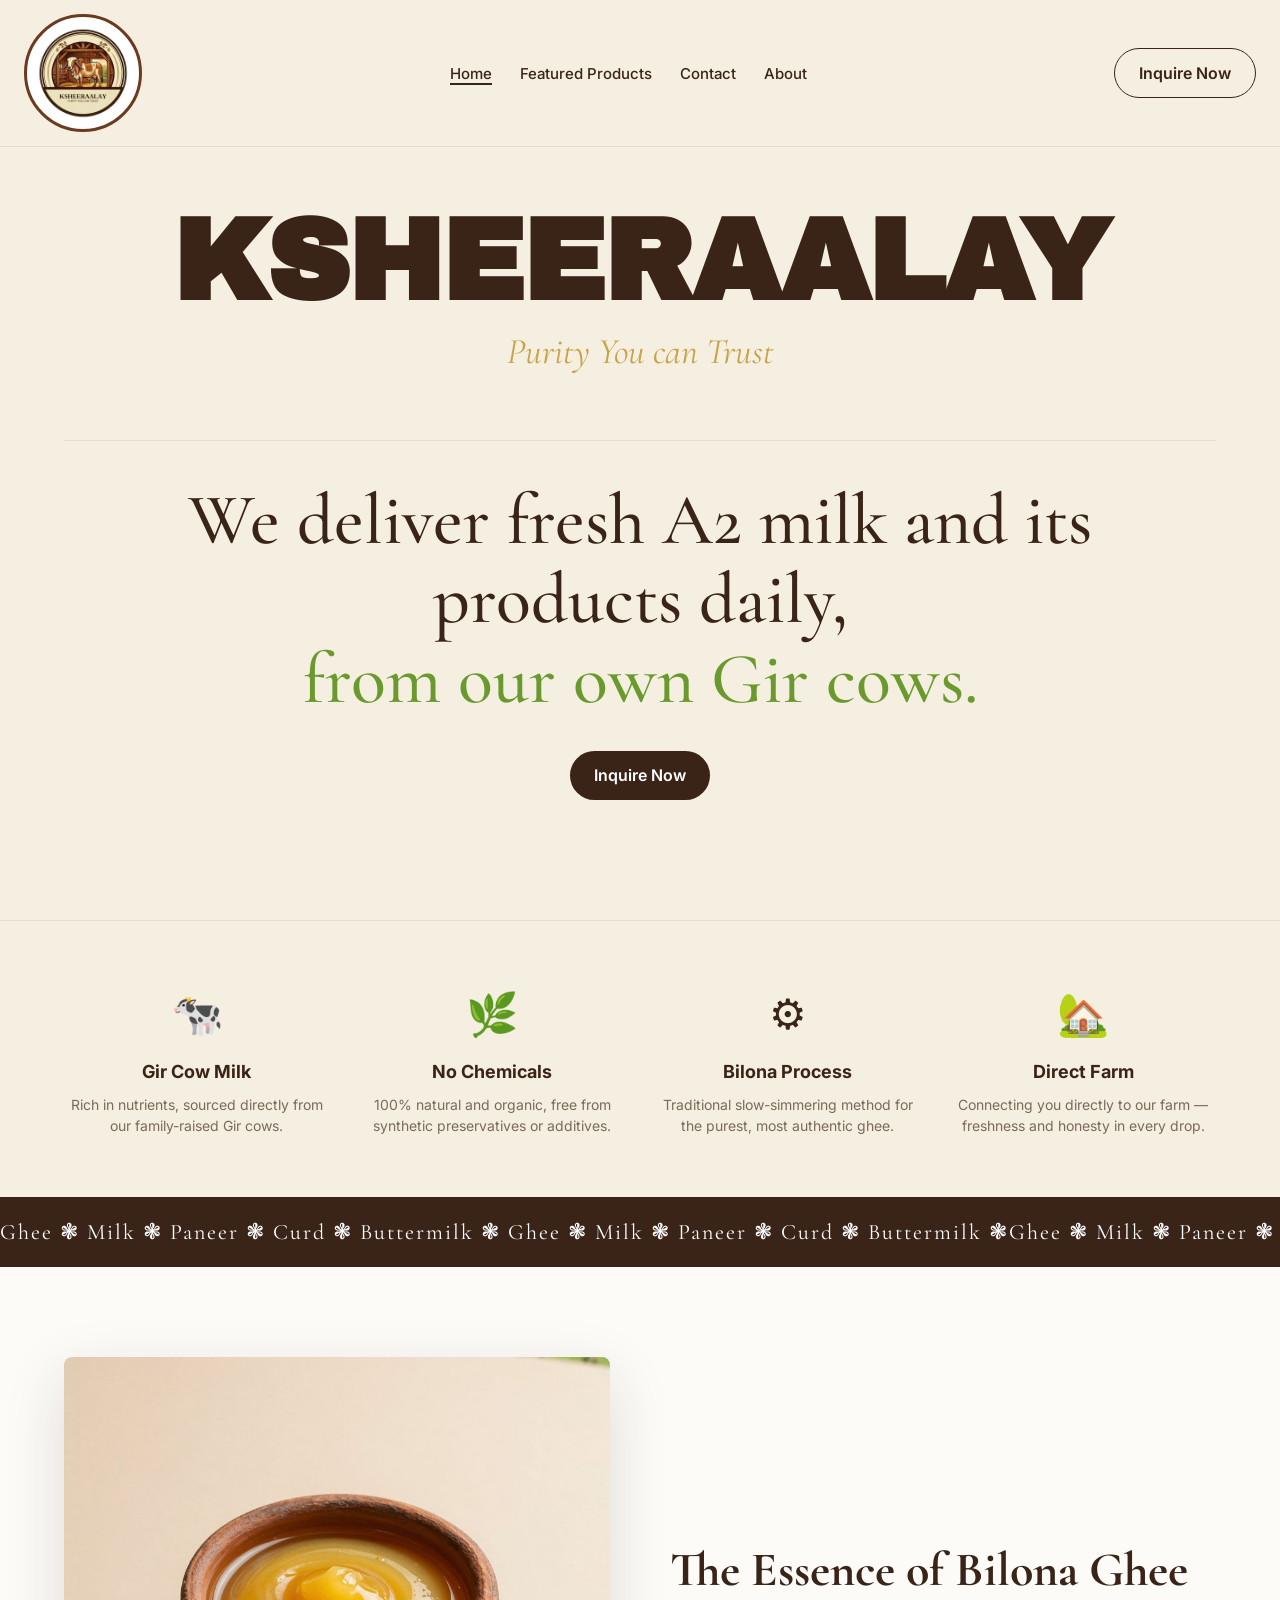
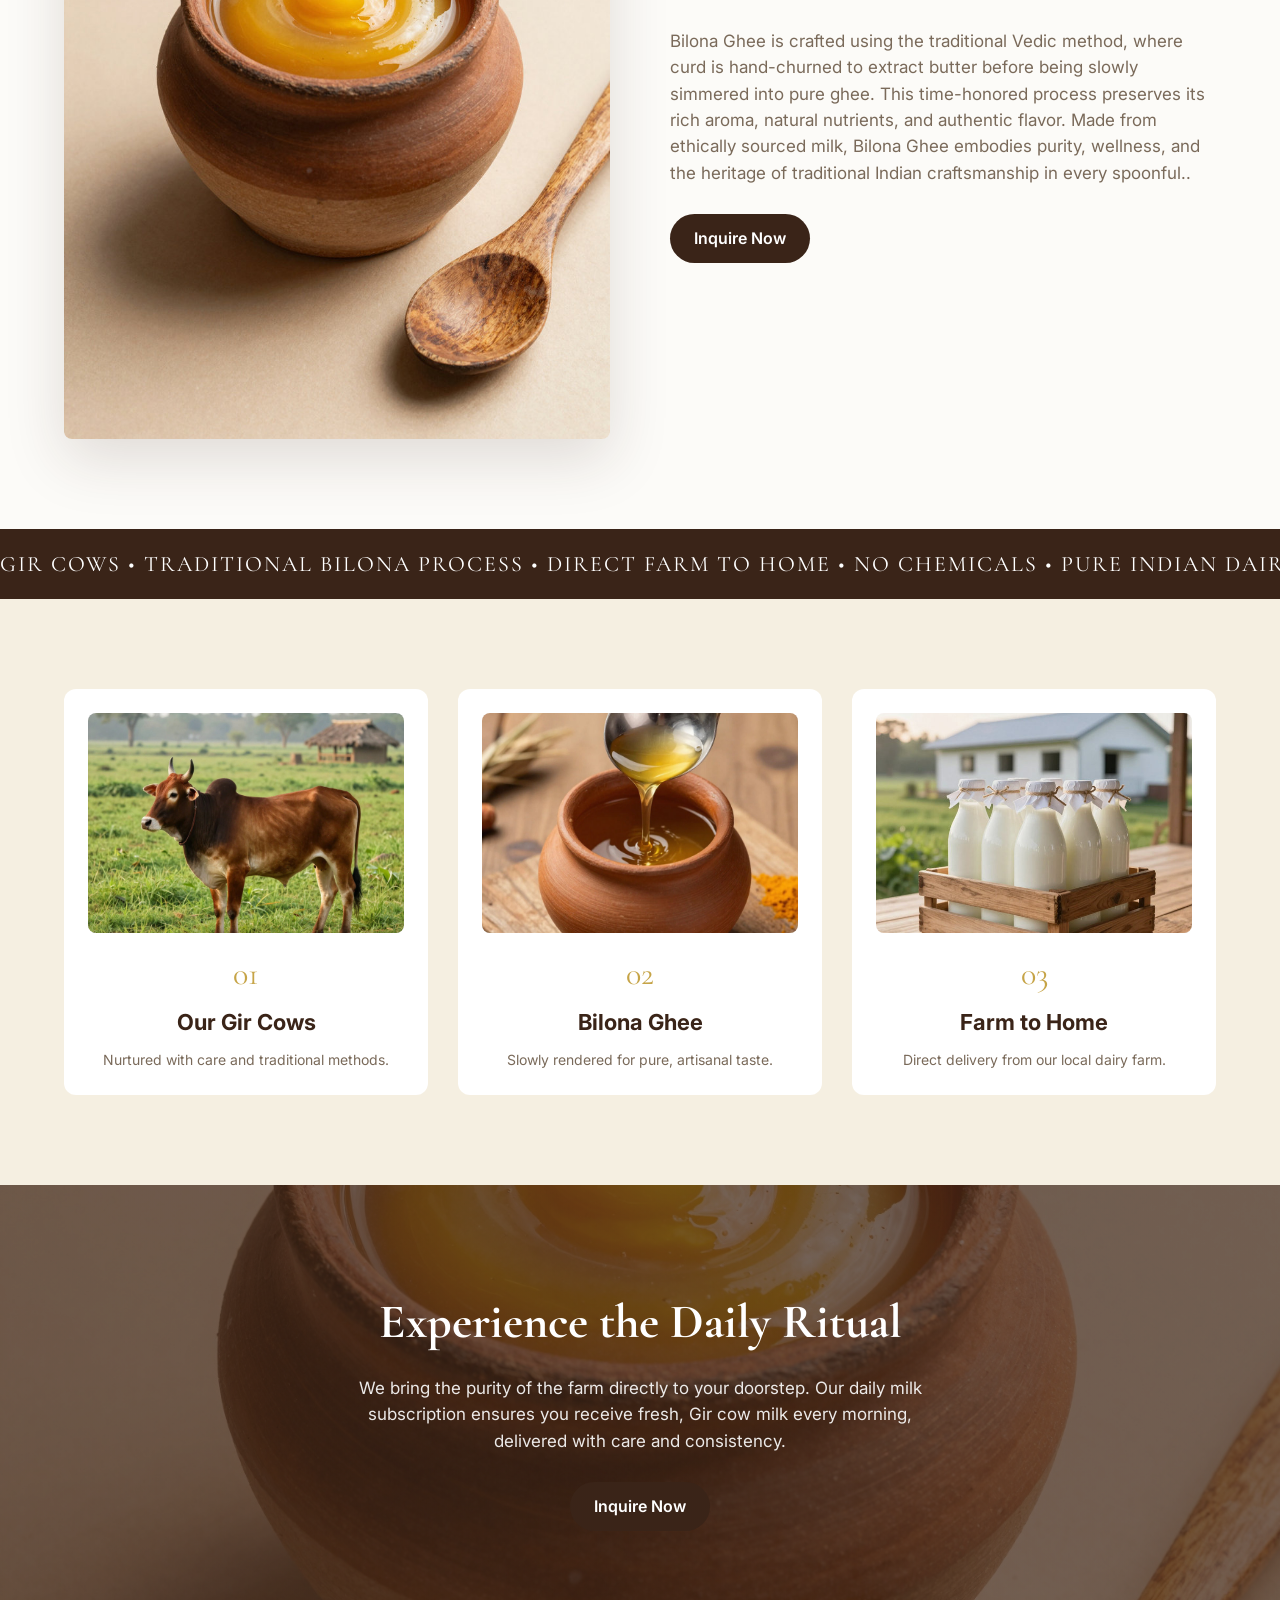
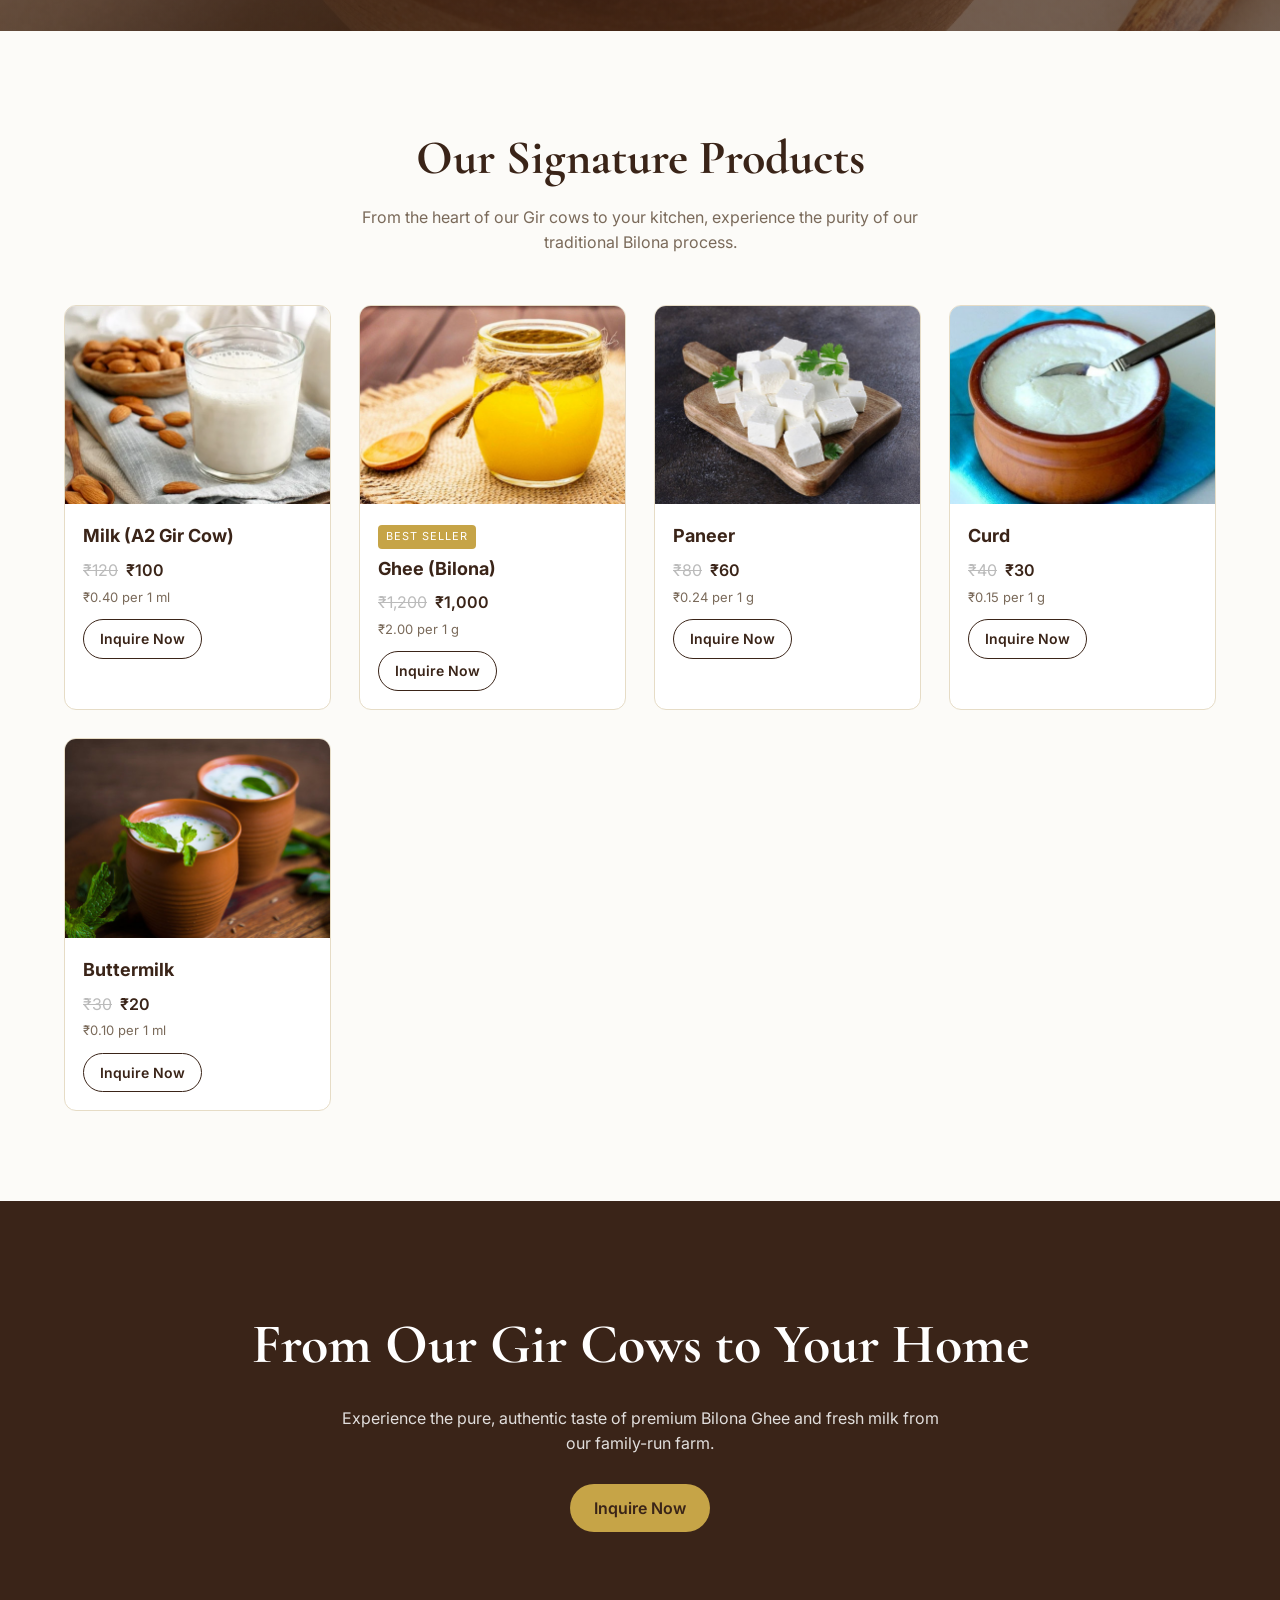
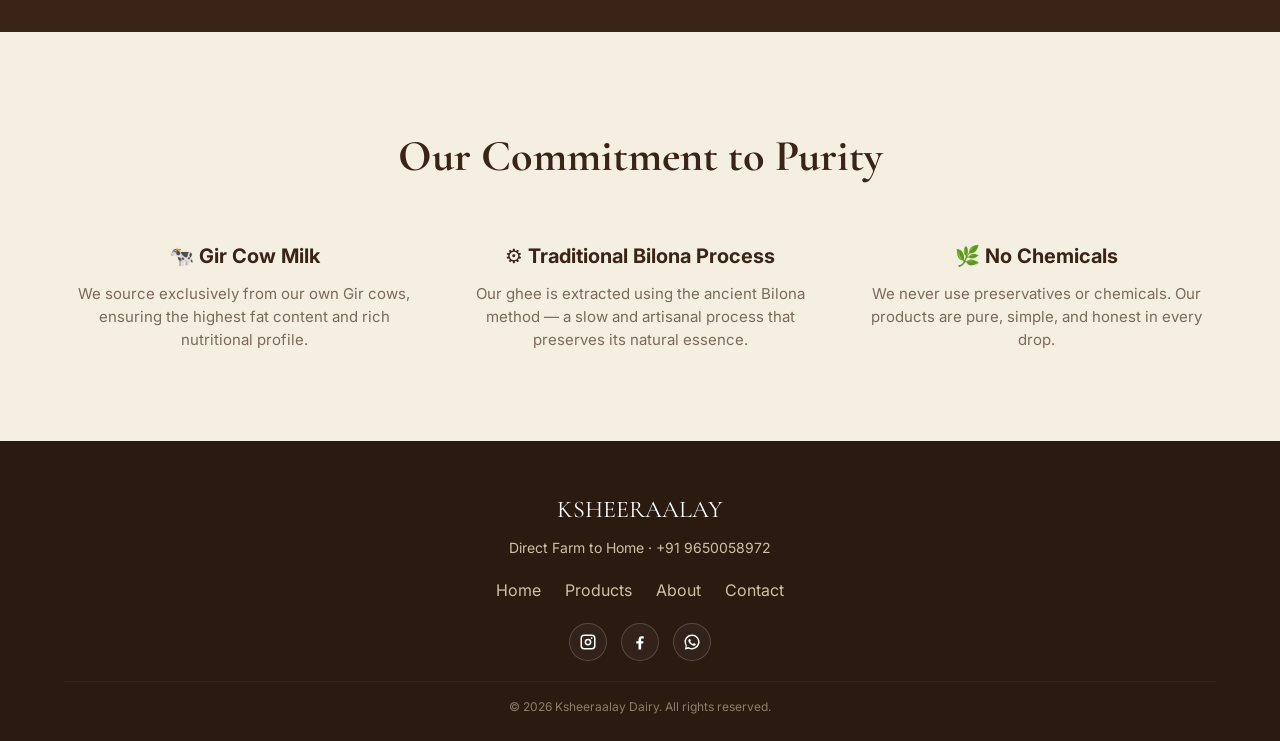
<file: index.html>
<!doctype html>
<html lang="en">
<head>
<meta charset="utf-8">
<meta name="viewport" content="width=device-width,initial-scale=1">
<title>Ksheeraalay — Purity You Can Trust</title>
<meta name="description" content="Fresh A2 Gir cow milk, Bilona ghee, paneer, curd and buttermilk delivered daily from our family farm.">
<link rel="icon" type="image/png" href="a/logo.png">
<link rel="preconnect" href="https://fonts.googleapis.com">
<link rel="preconnect" href="https://fonts.gstatic.com" crossorigin>
<link href="https://fonts.googleapis.com/css2?family=Archivo+Black&family=Cormorant+Garamond:ital,wght@0,400;0,500;0,600;1,400&family=Inter:wght@400;500;600;700&display=swap" rel="stylesheet">
<link rel="stylesheet" href="styles.css">
</head>
<body>
<header class="site-header">
  <div class="nav">
    <a href="index.html" class="brand">
      <img src="a/logo.png" alt="Ksheeraalay" class="brand-logo">
    </a>
    <ul class="nav-links">
      <li><a href="index.html">Home</a></li>
      <li><a href="products.html">Featured Products</a></li>
      <li><a href="contact.html">Contact</a></li>
      <li><a href="about.html">About</a></li>
    </ul>
    <div class="nav-actions">
      <a href="contact.html" class="btn btn-outline">Inquire Now</a>
      <button class="hamburger" aria-label="Menu">☰</button>
    </div>
  </div>
</header>

<section class="hero">
  <div class="container">
    <h1>KSHEERAALAY</h1>
    <p class="tagline">Purity You can Trust</p>
    <div class="hero-sub">
      <h2>We deliver fresh A2 milk and its products daily,<br><span class="green">from our own Gir cows.</span></h2>
      <a href="contact.html" class="btn btn-primary">Inquire Now</a>
    </div>
  </div>
</section>

<section class="features">
  <div class="container">
    <div class="features-grid">
      <div class="feature"><div class="icon">🐄</div><h5>Gir Cow Milk</h5><p>Rich in nutrients, sourced directly from our family-raised Gir cows.</p></div>
      <div class="feature"><div class="icon">🌿</div><h5>No Chemicals</h5><p>100% natural and organic, free from synthetic preservatives or additives.</p></div>
      <div class="feature"><div class="icon">⚙️</div><h5>Bilona Process</h5><p>Traditional slow-simmering method for the purest, most authentic ghee.</p></div>
      <div class="feature"><div class="icon">🏡</div><h5>Direct Farm</h5><p>Connecting you directly to our farm — freshness and honesty in every drop.</p></div>
    </div>
  </div>
</section>

<div class="marquee">
  <div class="marquee-track">
    <div class="marquee-inner"> Ghee ❃ Milk ❃ Paneer ❃ Curd ❃ Buttermilk ❃ Ghee ❃ Milk ❃ Paneer ❃ Curd ❃ Buttermilk ❃Ghee ❃ Milk ❃ Paneer ❃ Curd ❃ Buttermilk ❃ </div>
    <div class="marquee-inner" aria-hidden="true"> Ghee ❃ Milk ❃ Paneer ❃ Curd ❃ Buttermilk ❃ Ghee ❃ Milk ❃ Paneer ❃ Curd ❃ Buttermilk ❃ Ghee ❃ Milk ❃ Paneer ❃ Curd ❃ Buttermilk ❃</div>
  </div>
</div>

<section class="bilona">
    <div class="container bilona-grid">
      <img src="a/hero_ghee.jpg" alt="Bilona ghee jar">
      <div>
        <h2>The Essence of Bilona Ghee</h2>
        <p>Bilona Ghee is crafted using the traditional Vedic method, where curd is hand-churned to extract butter before being slowly simmered into pure ghee. This time-honored process preserves its rich aroma, natural nutrients, and authentic flavor. Made from ethically sourced milk, Bilona Ghee embodies purity, wellness, and the heritage of traditional Indian craftsmanship in every spoonful..</p>
        <a href="contact.html" class="btn btn-primary">Inquire Now</a>
      </div>
  </div>
</section>

<div class="marquee">
  <div class="marquee-track">
    <div class="marquee-inner">GIR COWS • TRADITIONAL BILONA PROCESS • DIRECT FARM TO HOME • NO CHEMICALS • PURE INDIAN DAIRY • GIR COWS • TRADITIONAL BILONA PROCESS • DIRECT FARM TO HOME • NO CHEMICALS • PURE INDIAN DAIRY •</div>
    <div class="marquee-inner" aria-hidden="true">GIR COWS • TRADITIONAL BILONA PROCESS • DIRECT FARM TO HOME • NO CHEMICALS • PURE INDIAN DAIRY • GIR COWS • TRADITIONAL BILONA PROCESS • DIRECT FARM TO HOME • NO CHEMICALS • PURE INDIAN DAIRY •</div>
  </div>
</div>

<section class="steps">
  <div class="container">
    <div class="steps-grid">
      <div class="step"><img src="a/our_gir_cows.jpg" alt="Our Gir Cows"><div class="num">01</div><h4>Our Gir Cows</h4><p>Nurtured with care and traditional methods.</p></div>
      <div class="step"><img src="a/bilona_steps.jpg" alt="Bilona Ghee"><div class="num">02</div><h4>Bilona Ghee</h4><p>Slowly rendered for pure, artisanal taste.</p></div>
      <div class="step"><img src="a/farm.jpg" alt="Farm to Home"><div class="num">03</div><h4>Farm to Home</h4><p>Direct delivery from our local dairy farm.</p></div>
    </div>
  </div>
</section>

<section class="ritual">
  <div class="container">
    <h3>Experience the Daily Ritual</h3>
    <p>We bring the purity of the farm directly to your doorstep. Our daily milk subscription ensures you receive fresh, Gir cow milk every morning, delivered with care and consistency.</p>
    <a href="contact.html" class="btn btn-primary">Inquire Now</a>
  </div>
</section>

<section class="products">
  <div class="container">
    <h2>Our Signature Products</h2>
    <p class="intro">From the heart of our Gir cows to your kitchen, experience the purity of our traditional Bilona process.</p>
    <div class="product-grid">
      <div class="product"><div class="img-wrap"><img src="a/milk.webp" alt="A2 Gir Cow Milk"></div><div class="info"><h4>Milk (A2 Gir Cow)</h4><div class="price"><span class="old">₹120</span>₹100</div><div class="unit">₹0.40 per 1 ml</div><a href="contact.html" class="btn btn-outline" style="margin-top:12px;padding:8px 16px;font-size:14px;display:inline-block">Inquire Now</a></div></div>
      <div class="product"><div class="img-wrap"><img src="a/ghee_primary.jpg" alt="Ghee Bilona"></div><div class="info"><span class="badge">Best Seller</span><h4>Ghee (Bilona)</h4><div class="price"><span class="old">₹1,200</span>₹1,000</div><div class="unit">₹2.00 per 1 g</div><a href="contact.html" class="btn btn-outline" style="margin-top:12px;padding:8px 16px;font-size:14px;display:inline-block">Inquire Now</a></div></div>
      <div class="product"><div class="img-wrap"><img src="a/paneer.jpg" alt="Paneer"></div><div class="info"><h4>Paneer</h4><div class="price"><span class="old">₹80</span>₹60</div><div class="unit">₹0.24 per 1 g</div><a href="contact.html" class="btn btn-outline" style="margin-top:12px;padding:8px 16px;font-size:14px;display:inline-block">Inquire Now</a></div></div>
      <div class="product"><div class="img-wrap"><img src="a/curd.jpg" alt="Curd"></div><div class="info"><h4>Curd</h4><div class="price"><span class="old">₹40</span>₹30</div><div class="unit">₹0.15 per 1 g</div><a href="contact.html" class="btn btn-outline" style="margin-top:12px;padding:8px 16px;font-size:14px;display:inline-block">Inquire Now</a></div></div>
      <div class="product"><div class="img-wrap"><img src="a/buttermilk.jpg" alt="Buttermilk"></div><div class="info"><h4>Buttermilk</h4><div class="price"><span class="old">₹30</span>₹20</div><div class="unit">₹0.10 per 1 ml</div><a href="contact.html" class="btn btn-outline" style="margin-top:12px;padding:8px 16px;font-size:14px;display:inline-block">Inquire Now</a></div></div>
    </div>
  </div>
</section>

<section class="cta">
  <div class="container">
    <h2>From Our Gir Cows to Your Home</h2>
    <p>Experience the pure, authentic taste of premium Bilona Ghee and fresh milk from our family-run farm.</p>
    <a href="contact.html" class="btn btn-primary">Inquire Now</a>
  </div>
</section>

<section class="commit">
  <div class="container">
    <h2>Our Commitment to Purity</h2>
    <div class="commit-grid">
      <div class="commit-card"><h5>🐄 Gir Cow Milk</h5><p>We source exclusively from our own Gir cows, ensuring the highest fat content and rich nutritional profile.</p></div>
      <div class="commit-card"><h5>⚙️ Traditional Bilona Process</h5><p>Our ghee is extracted using the ancient Bilona method — a slow and artisanal process that preserves its natural essence.</p></div>
      <div class="commit-card"><h5>🌿 No Chemicals</h5><p>We never use preservatives or chemicals. Our products are pure, simple, and honest in every drop.</p></div>
    </div>
  </div>
</section>

<footer class="footer">
  <div class="container">
    <div class="footer-brand">KSHEERAALAY</div>
    <p>Direct Farm to Home · +91 9650058972</p>
    <div class="links">
      <a href="index.html">Home</a>
      <a href="products.html">Products</a>
      <a href="about.html">About</a>
      <a href="contact.html">Contact</a>
    </div>
    <div class="social-links" aria-label="Social links">
      <a href="#" aria-label="Instagram"><svg viewBox="0 0 24 24" aria-hidden="true"><path d="M7 2h10a5 5 0 0 1 5 5v10a5 5 0 0 1-5 5H7a5 5 0 0 1-5-5V7a5 5 0 0 1 5-5zm0 2a3 3 0 0 0-3 3v10a3 3 0 0 0 3 3h10a3 3 0 0 0 3-3V7a3 3 0 0 0-3-3H7zm5 3.5A4.5 4.5 0 1 1 7.5 12 4.5 4.5 0 0 1 12 7.5zm0 2A2.5 2.5 0 1 0 14.5 12 2.5 2.5 0 0 0 12 9.5zM18 6.8a1.2 1.2 0 1 1-1.2-1.2A1.2 1.2 0 0 1 18 6.8z"/></svg></a>
      <a href="#" aria-label="Facebook"><svg viewBox="0 0 24 24" aria-hidden="true"><path d="M13.5 22v-8h2.7l.4-3.1h-3.1V8.9c0-.9.2-1.5 1.5-1.5H17V4.6c-.4-.1-1.4-.2-2.6-.2-2.6 0-4.4 1.6-4.4 4.5v2h-3v3.1H10v8h3.5z"/></svg></a>
      <a href="#" aria-label="WhatsApp"><svg viewBox="0 0 24 24" aria-hidden="true"><path d="M12.04 2C6.49 2 2 6.39 2 11.8c0 1.93.59 3.72 1.6 5.22L2.5 22l5.14-1.06a10.2 10.2 0 0 0 4.4.98c5.55 0 10.04-4.39 10.04-9.8S17.59 2 12.04 2zm0 18a8.1 8.1 0 0 1-4.14-1.13l-.3-.18-3.04.63.64-2.9-.2-.32A7.82 7.82 0 0 1 4 11.8C4 7.5 7.58 4 12.04 4s8.04 3.5 8.04 7.8-3.58 8.2-8.04 8.2zm4.45-5.7c-.24-.12-1.43-.69-1.65-.77s-.38-.12-.54.12-.62.77-.76.93-.28.18-.52.06a6.6 6.6 0 0 1-1.95-1.18 7.3 7.3 0 0 1-1.35-1.67c-.14-.24-.01-.37.11-.49.11-.11.24-.28.36-.42.12-.14.16-.24.24-.4.08-.16.04-.3-.02-.42s-.54-1.28-.74-1.76c-.2-.47-.4-.41-.54-.42h-.46c-.16 0-.42.06-.64.3-.22.24-.84.82-.84 2s.87 2.32.99 2.48c.12.16 1.7 2.67 4.13 3.74.58.25 1.03.4 1.38.51.58.18 1.11.16 1.52.1.46-.07 1.43-.58 1.63-1.14.2-.56.2-1.04.14-1.14-.06-.1-.22-.16-.46-.28z"/></svg></a>
    </div>
    <div class="copy">© 2026 Ksheeraalay Dairy. All rights reserved.</div>
  </div>
</footer>

<script src="script.js"></script>
</body>
</html>
</file>
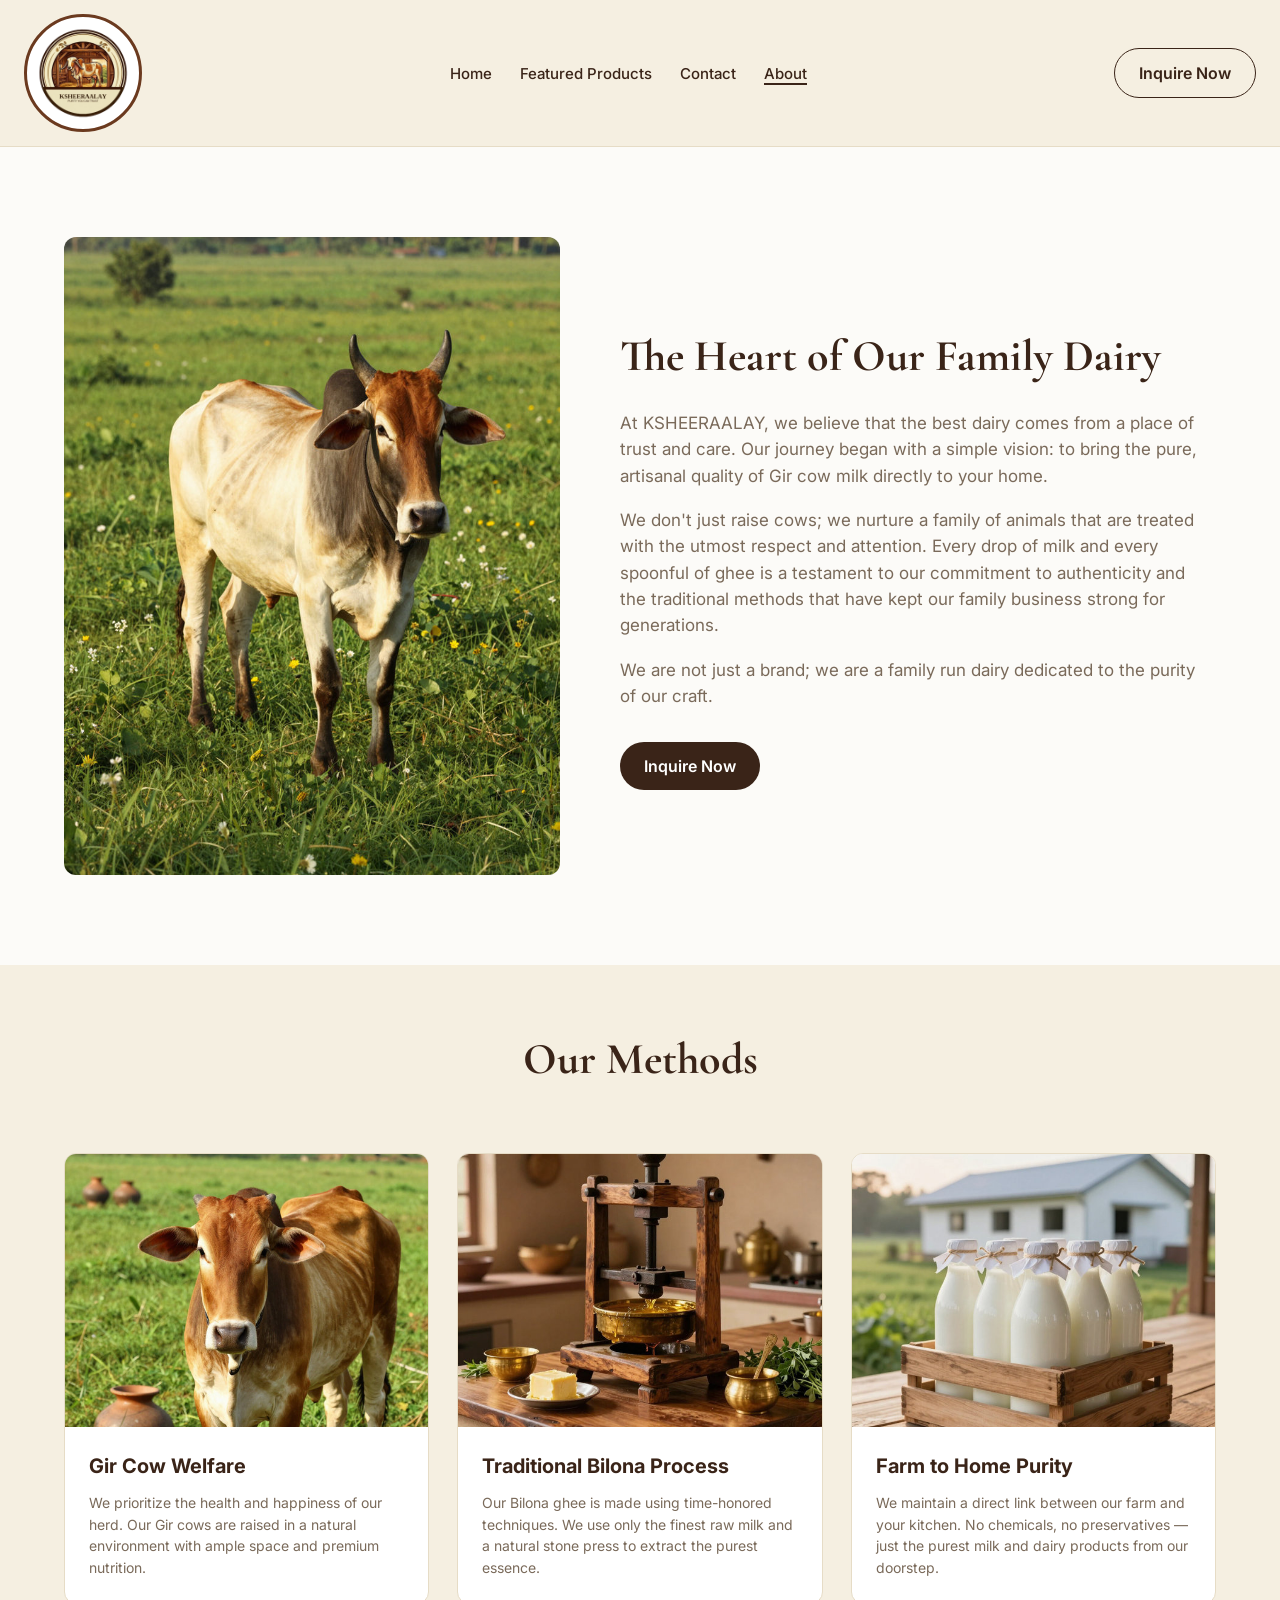
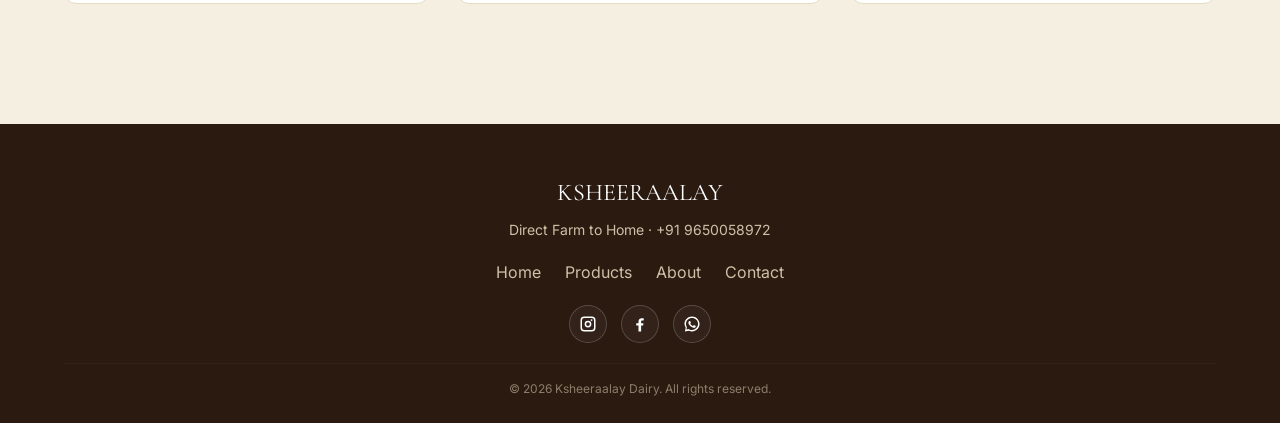
<file: about.html>
<!doctype html>
<html lang="en">
<head>
<meta charset="utf-8">
<meta name="viewport" content="width=device-width,initial-scale=1">
<title>About — Ksheeraalay</title>
<meta name="description" content="The heart of our family dairy — Gir cow welfare, traditional Bilona process, and farm-to-home purity.">
<link rel="icon" type="image/png" href="a/logo.png">
<link href="https://fonts.googleapis.com/css2?family=Archivo+Black&family=Cormorant+Garamond:ital,wght@0,400;0,500;0,600;1,400&family=Inter:wght@400;500;600;700&display=swap" rel="stylesheet">
<link rel="stylesheet" href="styles.css">
</head>
<body>
<header class="site-header">
  <div class="nav">
    <a href="index.html" class="brand"><img src="a/logo.png" alt="Ksheeraalay" class="brand-logo"></a>
    <ul class="nav-links">
      <li><a href="index.html">Home</a></li>
      <li><a href="products.html">Featured Products</a></li>
      <li><a href="contact.html">Contact</a></li>
      <li><a href="about.html">About</a></li>
    </ul>
    <div class="nav-actions">
      <a href="contact.html" class="btn btn-outline">Inquire Now</a>
      <button class="hamburger">☰</button>
    </div>
  </div>
</header>

<section class="about-hero">
  <div class="container">
    <div class="grid">
      <img src="a/about.jpg" alt="Our family dairy">
      <div>
        <h2>The Heart of Our Family Dairy</h2>
        <p>At KSHEERAALAY, we believe that the best dairy comes from a place of trust and care. Our journey began with a simple vision: to bring the pure, artisanal quality of Gir cow milk directly to your home.</p>
        <p>We don't just raise cows; we nurture a family of animals that are treated with the utmost respect and attention. Every drop of milk and every spoonful of ghee is a testament to our commitment to authenticity and the traditional methods that have kept our family business strong for generations.</p>
        <p>We are not just a brand; we are a family run dairy dedicated to the purity of our craft.</p>
        <a href="contact.html" class="btn btn-primary" style="margin-top:14px">Inquire Now</a>
      </div>
    </div>
  </div>
</section>

<section style="background:var(--bg);padding:60px 0">
  <div class="container">
    <h2 style="text-align:center;font-family:'Cormorant Garamond',serif;font-size:44px">Our Methods</h2>
    <div class="method-grid">
      <div class="method"><img src="a/welfare.jpg" alt="Gir Cow Welfare"><div class="method-body"><h5>Gir Cow Welfare</h5><p>We prioritize the health and happiness of our herd. Our Gir cows are raised in a natural environment with ample space and premium nutrition.</p></div></div>
      <div class="method"><img src="a/bilona.jpg" alt="Bilona Process"><div class="method-body"><h5>Traditional Bilona Process</h5><p>Our Bilona ghee is made using time-honored techniques. We use only the finest raw milk and a natural stone press to extract the purest essence.</p></div></div>
      <div class="method"><img src="a/farm.jpg" alt="Farm to Home"><div class="method-body"><h5>Farm to Home Purity</h5><p>We maintain a direct link between our farm and your kitchen. No chemicals, no preservatives — just the purest milk and dairy products from our doorstep.</p></div></div>
    </div>
  </div>
</section>

<footer class="footer">
  <div class="container">
    <div class="footer-brand">KSHEERAALAY</div>
    <p>Direct Farm to Home · +91 9650058972</p>
    <div class="links"><a href="index.html">Home</a><a href="products.html">Products</a><a href="about.html">About</a><a href="contact.html">Contact</a></div>
    <div class="social-links" aria-label="Social links">
      <a href="#" aria-label="Instagram"><svg viewBox="0 0 24 24" aria-hidden="true"><path d="M7 2h10a5 5 0 0 1 5 5v10a5 5 0 0 1-5 5H7a5 5 0 0 1-5-5V7a5 5 0 0 1 5-5zm0 2a3 3 0 0 0-3 3v10a3 3 0 0 0 3 3h10a3 3 0 0 0 3-3V7a3 3 0 0 0-3-3H7zm5 3.5A4.5 4.5 0 1 1 7.5 12 4.5 4.5 0 0 1 12 7.5zm0 2A2.5 2.5 0 1 0 14.5 12 2.5 2.5 0 0 0 12 9.5zM18 6.8a1.2 1.2 0 1 1-1.2-1.2A1.2 1.2 0 0 1 18 6.8z"/></svg></a>
      <a href="#" aria-label="Facebook"><svg viewBox="0 0 24 24" aria-hidden="true"><path d="M13.5 22v-8h2.7l.4-3.1h-3.1V8.9c0-.9.2-1.5 1.5-1.5H17V4.6c-.4-.1-1.4-.2-2.6-.2-2.6 0-4.4 1.6-4.4 4.5v2h-3v3.1H10v8h3.5z"/></svg></a>
      <a href="#" aria-label="WhatsApp"><svg viewBox="0 0 24 24" aria-hidden="true"><path d="M12.04 2C6.49 2 2 6.39 2 11.8c0 1.93.59 3.72 1.6 5.22L2.5 22l5.14-1.06a10.2 10.2 0 0 0 4.4.98c5.55 0 10.04-4.39 10.04-9.8S17.59 2 12.04 2zm0 18a8.1 8.1 0 0 1-4.14-1.13l-.3-.18-3.04.63.64-2.9-.2-.32A7.82 7.82 0 0 1 4 11.8C4 7.5 7.58 4 12.04 4s8.04 3.5 8.04 7.8-3.58 8.2-8.04 8.2zm4.45-5.7c-.24-.12-1.43-.69-1.65-.77s-.38-.12-.54.12-.62.77-.76.93-.28.18-.52.06a6.6 6.6 0 0 1-1.95-1.18 7.3 7.3 0 0 1-1.35-1.67c-.14-.24-.01-.37.11-.49.11-.11.24-.28.36-.42.12-.14.16-.24.24-.4.08-.16.04-.3-.02-.42s-.54-1.28-.74-1.76c-.2-.47-.4-.41-.54-.42h-.46c-.16 0-.42.06-.64.3-.22.24-.84.82-.84 2s.87 2.32.99 2.48c.12.16 1.7 2.67 4.13 3.74.58.25 1.03.4 1.38.51.58.18 1.11.16 1.52.1.46-.07 1.43-.58 1.63-1.14.2-.56.2-1.04.14-1.14-.06-.1-.22-.16-.46-.28z"/></svg></a>
    </div>
    <div class="copy">© 2026 Ksheeraalay Dairy. All rights reserved.</div>
  </div>
</footer>
<script src="script.js"></script>
</body>
</html>
</file>
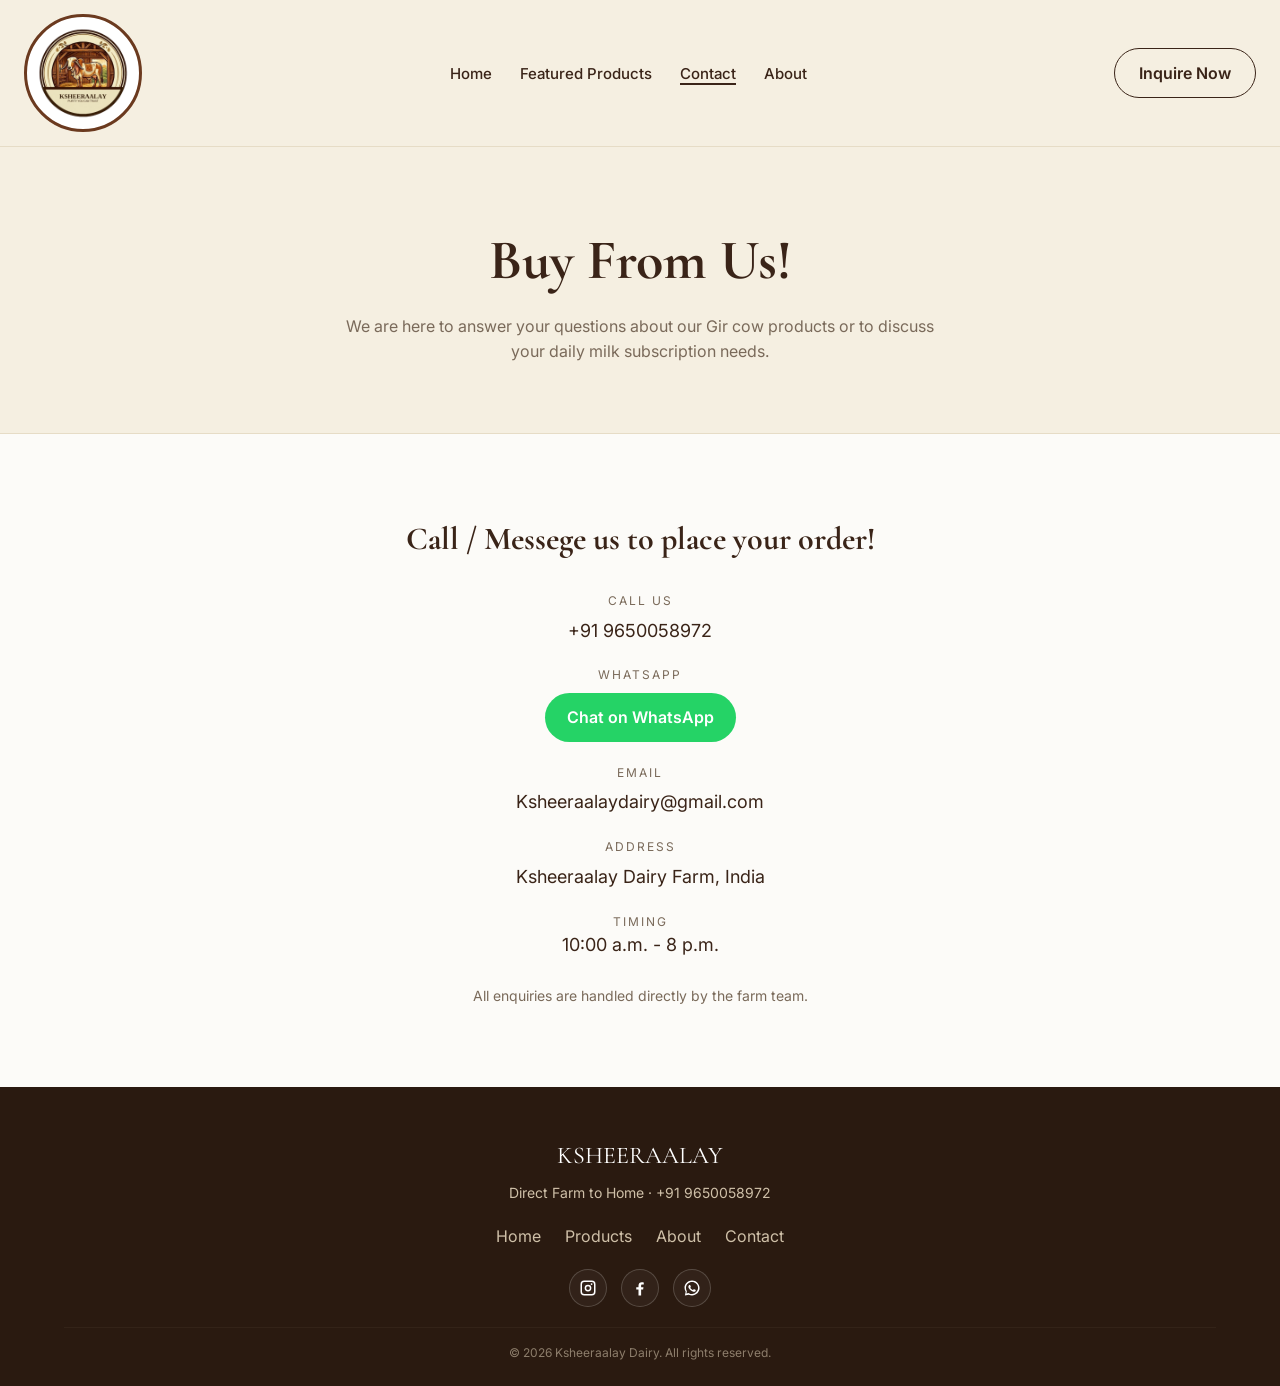
<file: contact.html>
<!doctype html>
<html lang="en">
<head>
<meta charset="utf-8">
<meta name="viewport" content="width=device-width,initial-scale=1">
<title>Buy now — Ksheeraalay</title>
<meta name="description" content="Get in touch about our Gir cow products and daily milk subscription.">
<link rel="icon" type="image/png" href="a/logo.png">
<link href="https://fonts.googleapis.com/css2?family=Archivo+Black&family=Cormorant+Garamond:ital,wght@0,400;0,500;0,600;1,400&family=Inter:wght@400;500;600;700&display=swap" rel="stylesheet">
<link rel="stylesheet" href="styles.css">
</head>
<body>
<header class="site-header">
  <div class="nav">
    <a href="index.html" class="brand"><img src="a/logo.png" alt="Ksheeraalay" class="brand-logo"></a>
    <ul class="nav-links">
      <li><a href="index.html">Home</a></li>
      <li><a href="products.html">Featured Products</a></li>
      <li><a href="contact.html">Contact</a></li>
      <li><a href="about.html">About</a></li>
    </ul>
    <div class="nav-actions">
      <a href="contact.html" class="btn btn-outline">Inquire Now</a>
      <button class="hamburger">☰</button>
    </div>
  </div>
</header>

<section class="page-head"><div class="container"><h1>Buy From Us!</h1><p>We are here to answer your questions about our Gir cow products or to discuss your daily milk subscription needs.</p></div></section>

<div class="container contact-grid">
  <div class="contact-info">
    <h3>Call / Messege us to place your order!</h3>
    <div class="contact-detail-list">
      <div class="contact-detail">
        <div class="label">Call Us</div>
        <a class="value phone-link" href="tel:+919650058972">+91 9650058972</a>
      </div>
      <div class="contact-detail">
        <div class="label">WhatsApp</div>
        <a class="wa-btn" href="https://wa.me/919650058972?text=HI!%20I%20would%20like%20to%20order/enquire!" target="_blank" rel="noopener">Chat on WhatsApp</a>
      </div>
      <div class="contact-detail">
        <div class="label">Email</div>
        <div class="value">Ksheeraalaydairy@gmail.com</div>
      </div>
      <div class="contact-detail">
        <div class="label">Address</div>
        <div class="value">Ksheeraalay Dairy Farm, India</div>
      </div>
      <div class="contact-detail">
        <div class="label">Timing</div>
        <a class="value" href="#">10:00 a.m. - 8 p.m.</a>
      </div>
    </div>
    <p class="contact-note">All enquiries are handled directly by the farm team.</p>
  </div>
</div>

<footer class="footer">
  <div class="container">
    <div class="footer-brand">KSHEERAALAY</div>
    <p>Direct Farm to Home · +91 9650058972</p>
    <div class="links"><a href="index.html">Home</a><a href="products.html">Products</a><a href="about.html">About</a><a href="contact.html">Contact</a></div>
    <div class="social-links" aria-label="Social links">
      <a href="#" aria-label="Instagram"><svg viewBox="0 0 24 24" aria-hidden="true"><path d="M7 2h10a5 5 0 0 1 5 5v10a5 5 0 0 1-5 5H7a5 5 0 0 1-5-5V7a5 5 0 0 1 5-5zm0 2a3 3 0 0 0-3 3v10a3 3 0 0 0 3 3h10a3 3 0 0 0 3-3V7a3 3 0 0 0-3-3H7zm5 3.5A4.5 4.5 0 1 1 7.5 12 4.5 4.5 0 0 1 12 7.5zm0 2A2.5 2.5 0 1 0 14.5 12 2.5 2.5 0 0 0 12 9.5zM18 6.8a1.2 1.2 0 1 1-1.2-1.2A1.2 1.2 0 0 1 18 6.8z"/></svg></a>
      <a href="#" aria-label="Facebook"><svg viewBox="0 0 24 24" aria-hidden="true"><path d="M13.5 22v-8h2.7l.4-3.1h-3.1V8.9c0-.9.2-1.5 1.5-1.5H17V4.6c-.4-.1-1.4-.2-2.6-.2-2.6 0-4.4 1.6-4.4 4.5v2h-3v3.1H10v8h3.5z"/></svg></a>
      <a href="#" aria-label="WhatsApp"><svg viewBox="0 0 24 24" aria-hidden="true"><path d="M12.04 2C6.49 2 2 6.39 2 11.8c0 1.93.59 3.72 1.6 5.22L2.5 22l5.14-1.06a10.2 10.2 0 0 0 4.4.98c5.55 0 10.04-4.39 10.04-9.8S17.59 2 12.04 2zm0 18a8.1 8.1 0 0 1-4.14-1.13l-.3-.18-3.04.63.64-2.9-.2-.32A7.82 7.82 0 0 1 4 11.8C4 7.5 7.58 4 12.04 4s8.04 3.5 8.04 7.8-3.58 8.2-8.04 8.2zm4.45-5.7c-.24-.12-1.43-.69-1.65-.77s-.38-.12-.54.12-.62.77-.76.93-.28.18-.52.06a6.6 6.6 0 0 1-1.95-1.18 7.3 7.3 0 0 1-1.35-1.67c-.14-.24-.01-.37.11-.49.11-.11.24-.28.36-.42.12-.14.16-.24.24-.4.08-.16.04-.3-.02-.42s-.54-1.28-.74-1.76c-.2-.47-.4-.41-.54-.42h-.46c-.16 0-.42.06-.64.3-.22.24-.84.82-.84 2s.87 2.32.99 2.48c.12.16 1.7 2.67 4.13 3.74.58.25 1.03.4 1.38.51.58.18 1.11.16 1.52.1.46-.07 1.43-.58 1.63-1.14.2-.56.2-1.04.14-1.14-.06-.1-.22-.16-.46-.28z"/></svg></a>
    </div>
    <div class="copy">© 2026 Ksheeraalay Dairy. All rights reserved.</div>
  </div>
</footer>
<script src="script.js"></script>
</body>
</html>
</file>
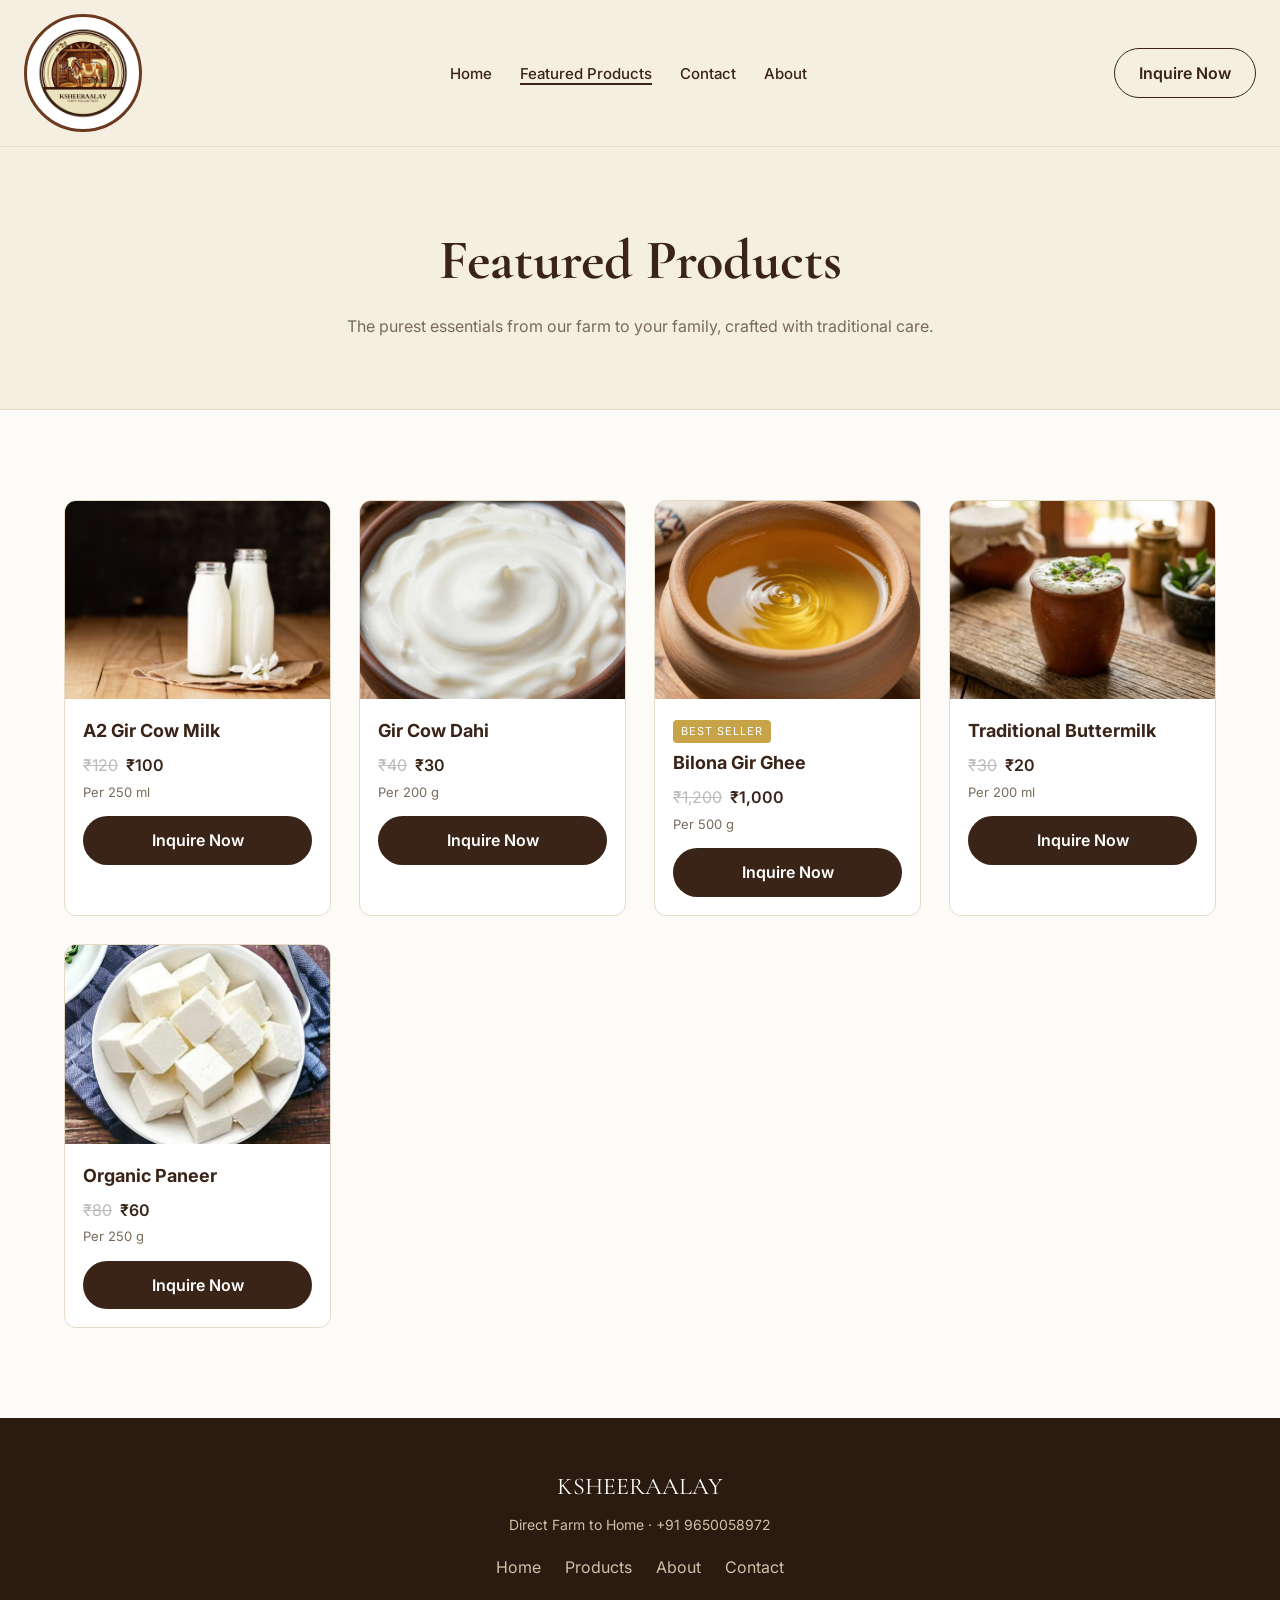
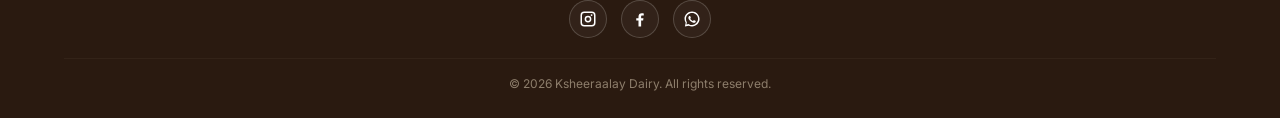
<file: products.html>
<!doctype html>
<html lang="en">
<head>
<meta charset="utf-8">
<meta name="viewport" content="width=device-width,initial-scale=1">
<title>Featured Products — Ksheeraalay</title>
<meta name="description" content="Shop A2 Gir cow milk, Bilona ghee, paneer, curd and traditional buttermilk.">
<link rel="icon" type="image/png" href="a/logo.png">
<link href="https://fonts.googleapis.com/css2?family=Archivo+Black&family=Cormorant+Garamond:ital,wght@0,400;0,500;0,600;1,400&family=Inter:wght@400;500;600;700&display=swap" rel="stylesheet">
<link rel="stylesheet" href="styles.css">
</head>
<body>
<header class="site-header">
  <div class="nav">
    <a href="index.html" class="brand"><img src="a/logo.png" alt="Ksheeraalay" class="brand-logo"></a>
    <ul class="nav-links">
      <li><a href="index.html">Home</a></li>
      <li><a href="products.html">Featured Products</a></li>
      <li><a href="contact.html">Contact</a></li>
      <li><a href="about.html">About</a></li>
    </ul>
    <div class="nav-actions">
      <a href="contact.html" class="btn btn-outline">Inquire Now</a>
      <button class="hamburger">☰</button>
    </div>
  </div>
</header>

<section class="page-head">
  <div class="container">
    <h1>Featured Products</h1>
    <p>The purest essentials from our farm to your family, crafted with traditional care.</p>
  </div>
</section>

<section class="products">
  <div class="container">
    <div class="product-grid">
      <div class="product"><div class="img-wrap"><img src="a/milk.avif" alt="A2 Gir Cow Milk"></div><div class="info"><h4>A2 Gir Cow Milk</h4><div class="price"><span class="old">₹120</span>₹100</div><div class="unit">Per 250 ml</div><a href="contact.html" class="btn btn-primary" style="margin-top:14px;width:100%;display:inline-block;text-align:center">Inquire Now</a></div></div>
      <div class="product"><div class="img-wrap"><img src="a/dahi.jpg" alt="Gir Cow Dahi"></div><div class="info"><h4>Gir Cow Dahi</h4><div class="price"><span class="old">₹40</span>₹30</div><div class="unit">Per 200 g</div><a href="contact.html" class="btn btn-primary" style="margin-top:14px;width:100%;display:inline-block;text-align:center">Inquire Now</a></div></div>
      <div class="product"><div class="img-wrap"><img src="a/ghee_secondary.jpg" alt="Bilona Gir Ghee"></div><div class="info"><span class="badge">Best Seller</span><h4>Bilona Gir Ghee</h4><div class="price"><span class="old">₹1,200</span>₹1,000</div><div class="unit">Per 500 g</div><a href="contact.html" class="btn btn-primary" style="margin-top:14px;width:100%;display:inline-block;text-align:center">Inquire Now</a></div></div>
      <div class="product"><div class="img-wrap"><img src="a/buttermilk.webp" alt="Traditional Buttermilk"></div><div class="info"><h4>Traditional Buttermilk</h4><div class="price"><span class="old">₹30</span>₹20</div><div class="unit">Per 200 ml</div><a href="contact.html" class="btn btn-primary" style="margin-top:14px;width:100%;display:inline-block;text-align:center">Inquire Now</a></div></div>
      <div class="product"><div class="img-wrap"><img src="a/paneer.webp" alt="Organic Paneer"></div><div class="info"><h4>Organic Paneer</h4><div class="price"><span class="old">₹80</span>₹60</div><div class="unit">Per 250 g</div><a href="contact.html" class="btn btn-primary" style="margin-top:14px;width:100%;display:inline-block;text-align:center">Inquire Now</a></div></div>
    </div>
  </div>
</section>

<footer class="footer">
  <div class="container">
    <div class="footer-brand">KSHEERAALAY</div>
    <p>Direct Farm to Home · +91 9650058972</p>
    <div class="links"><a href="index.html">Home</a><a href="products.html">Products</a><a href="about.html">About</a><a href="contact.html">Contact</a></div>
    <div class="social-links" aria-label="Social links">
      <a href="#" aria-label="Instagram"><svg viewBox="0 0 24 24" aria-hidden="true"><path d="M7 2h10a5 5 0 0 1 5 5v10a5 5 0 0 1-5 5H7a5 5 0 0 1-5-5V7a5 5 0 0 1 5-5zm0 2a3 3 0 0 0-3 3v10a3 3 0 0 0 3 3h10a3 3 0 0 0 3-3V7a3 3 0 0 0-3-3H7zm5 3.5A4.5 4.5 0 1 1 7.5 12 4.5 4.5 0 0 1 12 7.5zm0 2A2.5 2.5 0 1 0 14.5 12 2.5 2.5 0 0 0 12 9.5zM18 6.8a1.2 1.2 0 1 1-1.2-1.2A1.2 1.2 0 0 1 18 6.8z"/></svg></a>
      <a href="#" aria-label="Facebook"><svg viewBox="0 0 24 24" aria-hidden="true"><path d="M13.5 22v-8h2.7l.4-3.1h-3.1V8.9c0-.9.2-1.5 1.5-1.5H17V4.6c-.4-.1-1.4-.2-2.6-.2-2.6 0-4.4 1.6-4.4 4.5v2h-3v3.1H10v8h3.5z"/></svg></a>
      <a href="#" aria-label="WhatsApp"><svg viewBox="0 0 24 24" aria-hidden="true"><path d="M12.04 2C6.49 2 2 6.39 2 11.8c0 1.93.59 3.72 1.6 5.22L2.5 22l5.14-1.06a10.2 10.2 0 0 0 4.4.98c5.55 0 10.04-4.39 10.04-9.8S17.59 2 12.04 2zm0 18a8.1 8.1 0 0 1-4.14-1.13l-.3-.18-3.04.63.64-2.9-.2-.32A7.82 7.82 0 0 1 4 11.8C4 7.5 7.58 4 12.04 4s8.04 3.5 8.04 7.8-3.58 8.2-8.04 8.2zm4.45-5.7c-.24-.12-1.43-.69-1.65-.77s-.38-.12-.54.12-.62.77-.76.93-.28.18-.52.06a6.6 6.6 0 0 1-1.95-1.18 7.3 7.3 0 0 1-1.35-1.67c-.14-.24-.01-.37.11-.49.11-.11.24-.28.36-.42.12-.14.16-.24.24-.4.08-.16.04-.3-.02-.42s-.54-1.28-.74-1.76c-.2-.47-.4-.41-.54-.42h-.46c-.16 0-.42.06-.64.3-.22.24-.84.82-.84 2s.87 2.32.99 2.48c.12.16 1.7 2.67 4.13 3.74.58.25 1.03.4 1.38.51.58.18 1.11.16 1.52.1.46-.07 1.43-.58 1.63-1.14.2-.56.2-1.04.14-1.14-.06-.1-.22-.16-.46-.28z"/></svg></a>
    </div>
    <div class="copy">© 2026 Ksheeraalay Dairy. All rights reserved.</div>
  </div>
</footer>
<script src="script.js"></script>
</body>
</html>
</file>
<file: styles.css>
:root{
  --bg:#f5efe1;
  --bg-2:#fcfbf8;
  --brown:#3a2418;
  --brown-2:#5a3a28;
  --gold:#c6a447;
  --green:#6a9a2d;
  --muted:#7a6a5a;
  --line:#e6dcc6;
}
*{box-sizing:border-box;margin:0;padding:0}
html{scroll-behavior:smooth}
body{font-family:'Inter',system-ui,sans-serif;color:var(--brown);background:var(--bg-2);line-height:1.55}
img{max-width:100%;display:block}
a{color:inherit;text-decoration:none}
.container{max-width:1200px;margin:0 auto;padding:0 24px}

/* HEADER */
.site-header{background:var(--bg);border-bottom:1px solid var(--line);position:sticky;top:0;z-index:50}
.nav{display:flex;align-items:center;justify-content:space-between;padding:14px 24px;max-width:1280px;margin:0 auto;gap:16px}
.brand{display:flex;align-items:center;gap:12px}
.brand-logo{width:118px;height:118px;object-fit:cover;border-radius:50%;background:#fff;border:3px solid #6b3a1f;display:block;flex:0 0 auto}
.nav-links{display:flex;gap:28px;list-style:none}
.nav-links a{font-weight:500;font-size:15px}
.nav-links a:hover,.nav-links a.active{border-bottom:2px solid var(--brown)}
.nav-actions{display:flex;align-items:center;gap:18px}
.btn{display:inline-block;padding:12px 24px;border-radius:999px;font-weight:600;cursor:pointer;border:none;transition:.2s}
.btn-primary{background:var(--brown);color:#fff}
.btn-primary:hover{background:var(--brown-2)}
.btn-outline{background:transparent;color:var(--brown);border:1.5px solid var(--brown)}
.btn-outline:hover{background:var(--brown);color:#fff}
.hamburger{display:none;font-size:24px;background:none;border:none;cursor:pointer}

/* HERO */
.hero{background:var(--bg);padding:60px 0 80px;text-align:center}
.hero h1{font-family:'Archivo Black',Impact,sans-serif;font-size:clamp(48px,9vw,140px);letter-spacing:-2px;color:var(--brown);line-height:.95}
.hero .tagline{font-family:'Cormorant Garamond',serif;font-style:italic;font-size:clamp(22px,3vw,36px);color:var(--gold);margin-top:8px}
.hero-sub{margin-top:60px;padding:40px 0;border-top:1px solid var(--line)}
.hero-sub h2{font-family:'Cormorant Garamond',serif;font-size:clamp(36px,6vw,72px);font-weight:500;line-height:1.1;color:var(--brown)}
.hero-sub h2 .green{color:var(--green)}
.hero-sub .btn{margin-top:32px}

/* FEATURES STRIP */
.features{background:var(--bg);padding:60px 0;border-top:1px solid var(--line)}
.features-grid{display:grid;grid-template-columns:repeat(4,1fr);gap:30px;text-align:center}
.feature .icon{font-size:42px;margin-bottom:12px}
.feature h5{font-size:18px;margin-bottom:8px;color:var(--brown)}
.feature p{font-size:14px;color:var(--muted)}

/* MARQUEE */
.marquee{background:var(--brown);color:#fff;padding:18px 0;overflow:hidden;white-space:nowrap}
.marquee-track{display:flex;width:max-content;min-width:100%;will-change:transform;animation:scroll 25s linear infinite}
.marquee-inner{flex:0 0 auto;padding-right:48px;font-family:'Cormorant Garamond',serif;font-size:22px;letter-spacing:2px;white-space:nowrap}
@keyframes scroll{from{transform:translateX(0)}to{transform:translateX(-50%)}}

/* BILONA */
.bilona{padding:90px 0;background:var(--bg-2)}
.bilona-grid{display:grid;grid-template-columns:1fr 1fr;gap:60px;align-items:center}
.bilona img{border-radius:8px;box-shadow:0 20px 60px rgba(58,36,24,.15)}
.bilona h2{font-family:'Cormorant Garamond',serif;font-size:48px;margin-bottom:20px}
.bilona p{color:var(--muted);margin-bottom:28px;font-size:17px}

/* STEPS */
.steps{padding:90px 0;background:var(--bg)}
.steps-grid{display:grid;grid-template-columns:repeat(3,1fr);gap:30px}
.step{background:#fff;padding:24px;border-radius:12px;text-align:center}
.step img{width:100%;height:220px;object-fit:cover;border-radius:8px;margin-bottom:16px}
.step .num{font-family:'Cormorant Garamond',serif;font-size:32px;color:var(--gold)}
.step h4{font-size:22px;margin:6px 0 10px}
.step p{color:var(--muted);font-size:14px}

/* DAILY RITUAL */
.ritual{padding:100px 0;background:linear-gradient(rgba(58,36,24,.7),rgba(58,36,24,.7)),url('a/ritual_bg.jpg') center/cover;color:#fff;text-align:center}
.ritual h3{font-family:'Cormorant Garamond',serif;font-size:48px;margin-bottom:16px}
.ritual p{max-width:600px;margin:0 auto 28px;font-size:17px;opacity:.9}

/* PRODUCTS */
.products{padding:90px 0;background:var(--bg-2)}
.products h2{text-align:center;font-family:'Cormorant Garamond',serif;font-size:48px;margin-bottom:10px}
.products .intro{text-align:center;max-width:600px;margin:0 auto 50px;color:var(--muted)}
.product-grid{display:grid;grid-template-columns:repeat(auto-fill,minmax(240px,1fr));gap:28px}
.product{background:#fff;border:1px solid var(--line);border-radius:12px;overflow:hidden;transition:.25s}
.product:hover{transform:translateY(-4px);box-shadow:0 12px 30px rgba(0,0,0,.08)}
.product .img-wrap{aspect-ratio:4/3;background:#f0e8d8;overflow:hidden}
.product img{width:100%;height:100%;object-fit:cover}
.product .info{padding:18px}
.product h4{font-size:18px;margin-bottom:8px}
.product .price{color:var(--brown);font-weight:600}
.product .price .old{text-decoration:line-through;color:#bbb;font-weight:400;margin-right:8px}
.product .unit{font-size:13px;color:var(--muted);margin-top:4px}
.badge{display:inline-block;background:var(--gold);color:#fff;font-size:11px;padding:3px 8px;border-radius:4px;margin-bottom:6px;text-transform:uppercase;letter-spacing:1px}

/* CTA */
.cta{padding:100px 0;background:var(--brown);color:#fff;text-align:center}
.cta h2{font-family:'Cormorant Garamond',serif;font-size:56px;margin-bottom:18px}
.cta p{max-width:600px;margin:0 auto 28px;opacity:.85}
.cta .btn-primary{background:var(--gold);color:var(--brown)}
.cta .btn-outline{border-color:#fff;color:#fff;margin-left:12px}
.cta .btn-outline:hover{background:#fff;color:var(--brown)}

/* COMMITMENT */
.commit{padding:90px 0;background:var(--bg)}
.commit h2{text-align:center;font-family:'Cormorant Garamond',serif;font-size:44px;margin-bottom:50px}
.commit-grid{display:grid;grid-template-columns:repeat(3,1fr);gap:36px}
.commit-card{text-align:center}
.commit-card h5{font-size:20px;margin-bottom:10px}
.commit-card p{color:var(--muted);font-size:15px}

/* FOOTER */
.footer{background:#2a1a10;color:#cfc0a8;padding:50px 0 24px;text-align:center}
.footer-brand{font-family:'Cormorant Garamond',serif;font-size:24px;color:#fff;margin-bottom:8px}
.footer p{font-size:14px;margin:4px 0}
.footer .links{margin:20px 0;display:flex;justify-content:center;gap:24px;flex-wrap:wrap}
.social-links{margin:18px 0 0;display:flex;justify-content:center;gap:14px;flex-wrap:wrap}
.social-links a{width:38px;height:38px;border:1px solid rgba(255,255,255,.18);border-radius:50%;display:inline-flex;align-items:center;justify-content:center;color:#fff;background:rgba(255,255,255,.04);transition:.2s}
.social-links a:hover{background:#fff;color:var(--brown)}
.social-links svg{width:18px;height:18px;fill:currentColor}
.footer .links a:hover{color:#fff}
.footer .copy{font-size:12px;opacity:.6;margin-top:20px;border-top:1px solid #3a2a1e;padding-top:16px}

/* PAGE HEADER */
.page-head{background:var(--bg);padding:70px 0;text-align:center;border-bottom:1px solid var(--line)}
.page-head h1{font-family:'Cormorant Garamond',serif;font-size:56px}
.page-head p{color:var(--muted);margin-top:10px;max-width:600px;margin-left:auto;margin-right:auto}

/* ABOUT */
.about-hero{padding:90px 0}
.about-hero .grid{display:grid;grid-template-columns:1fr 1.2fr;gap:60px;align-items:center}
.about-hero img{border-radius:12px}
.about-hero h2{font-family:'Cormorant Garamond',serif;font-size:44px;margin-bottom:20px}
.about-hero p{color:var(--muted);font-size:17px;margin-bottom:18px}
.method-grid{display:grid;grid-template-columns:repeat(3,1fr);gap:28px;padding:60px 0}
.method{background:#fff;border-radius:12px;overflow:hidden;border:1px solid var(--line)}
.method img{aspect-ratio:4/3;object-fit:cover;width:100%}
.method-body{padding:24px}
.method h5{font-size:20px;margin-bottom:10px}
.method p{color:var(--muted);font-size:14px}

/* CONTACT */
.contact-grid{display:grid;grid-template-columns:1fr;gap:0;padding:80px 0;place-items:center;text-align:center}
.contact-info{max-width:560px;width:100%}
.contact-info h3{font-family:'Cormorant Garamond',serif;font-size:32px;margin-bottom:24px}
.contact-info .phone{font-size:24px;font-weight:600;margin:6px 0 24px}
.contact-info .label{text-transform:uppercase;font-size:12px;letter-spacing:2px;color:var(--muted)}
.wa-btn{background:#25d366;color:#fff;padding:12px 22px;border-radius:999px;display:inline-block;margin-top:8px;font-weight:600}
.contact-detail-list{margin-top:28px;display:grid;gap:22px;justify-items:center}
.contact-detail{max-width:420px}
.contact-detail .value{margin-top:6px;color:var(--brown);font-size:18px}
.phone-link{display:inline-block}
.contact-note{margin-top:26px;color:var(--muted);font-size:14px}

@media(max-width:900px){
  .brand-logo{width:96px;height:96px}
  .nav-links{display:none;position:absolute;top:100%;left:0;right:0;background:var(--bg);flex-direction:column;padding:20px;border-bottom:1px solid var(--line)}
  .nav-links.open{display:flex}
  .hamburger{display:block}
  .features-grid,.commit-grid,.steps-grid,.method-grid{grid-template-columns:1fr 1fr}
  .bilona-grid,.about-hero .grid{grid-template-columns:1fr;gap:40px}
}
@media(max-width:560px){
  .features-grid,.commit-grid,.steps-grid,.method-grid{grid-template-columns:1fr}
}
</file>
